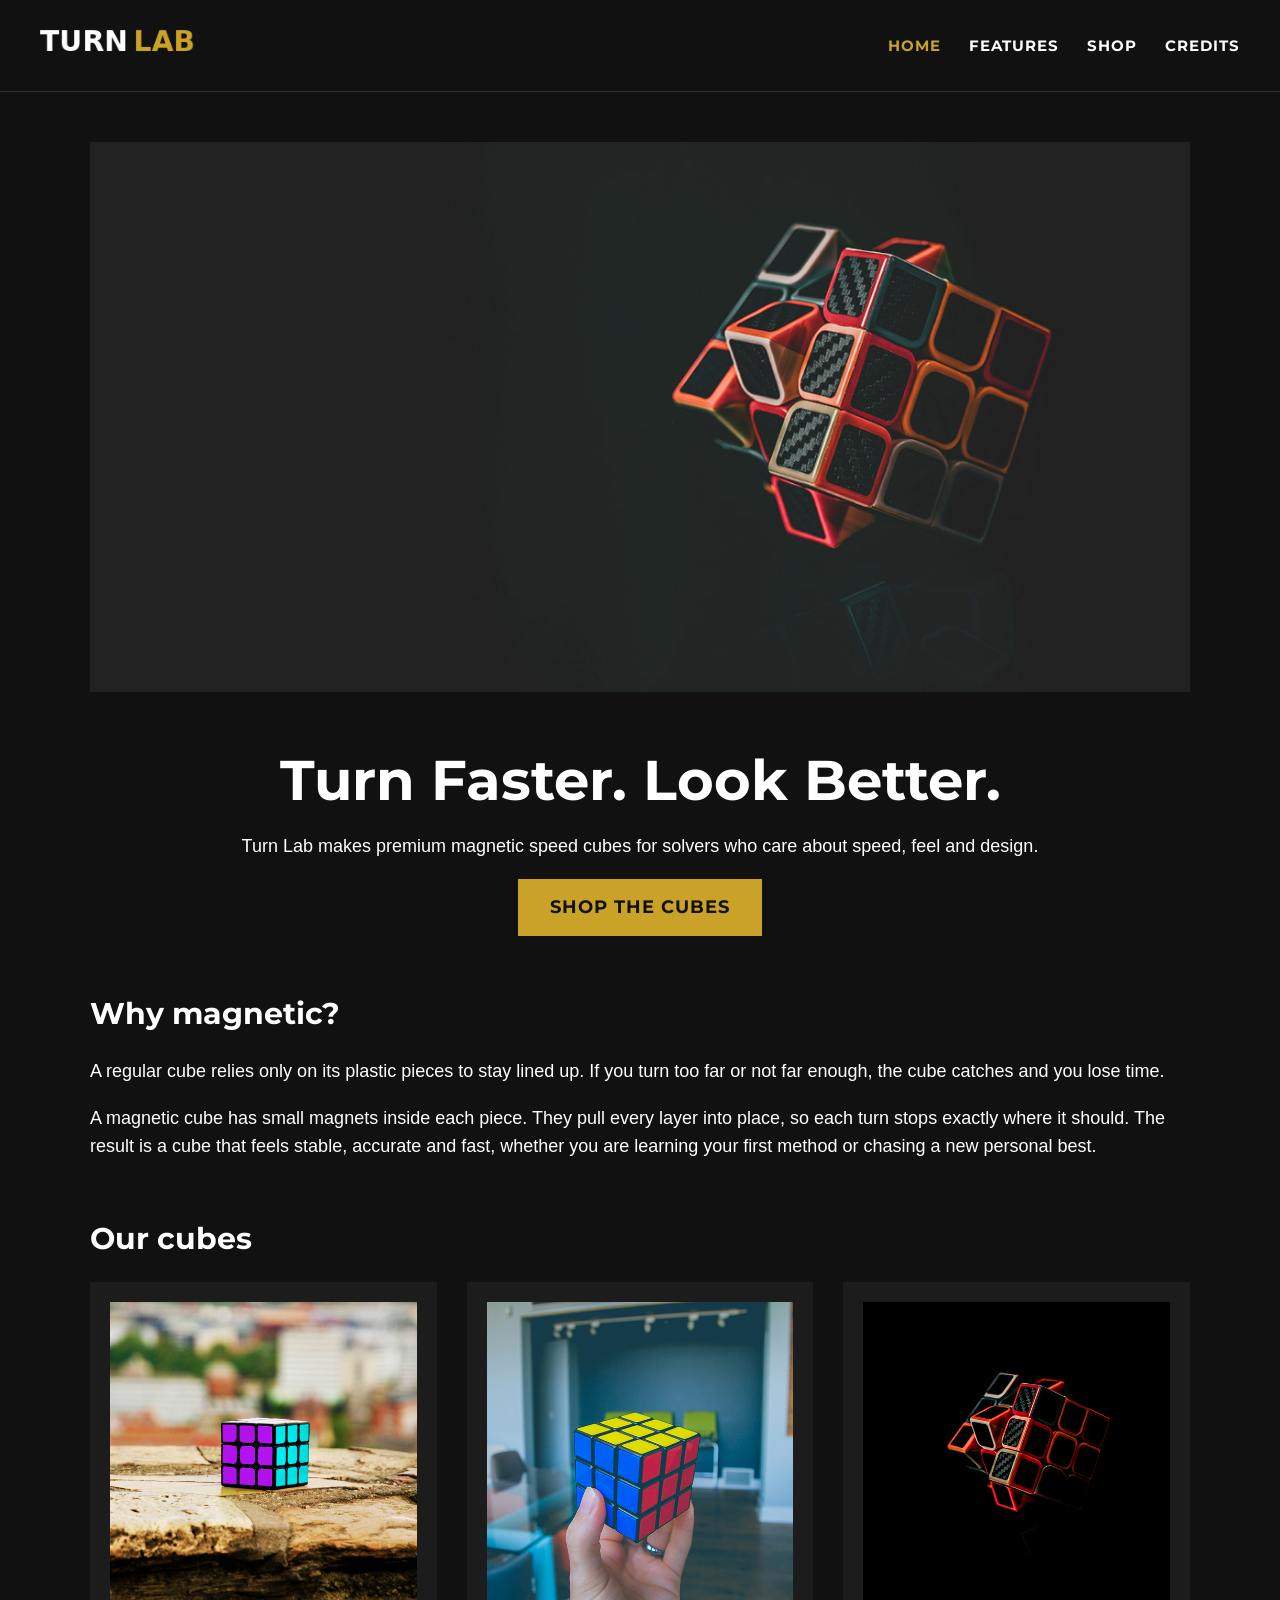
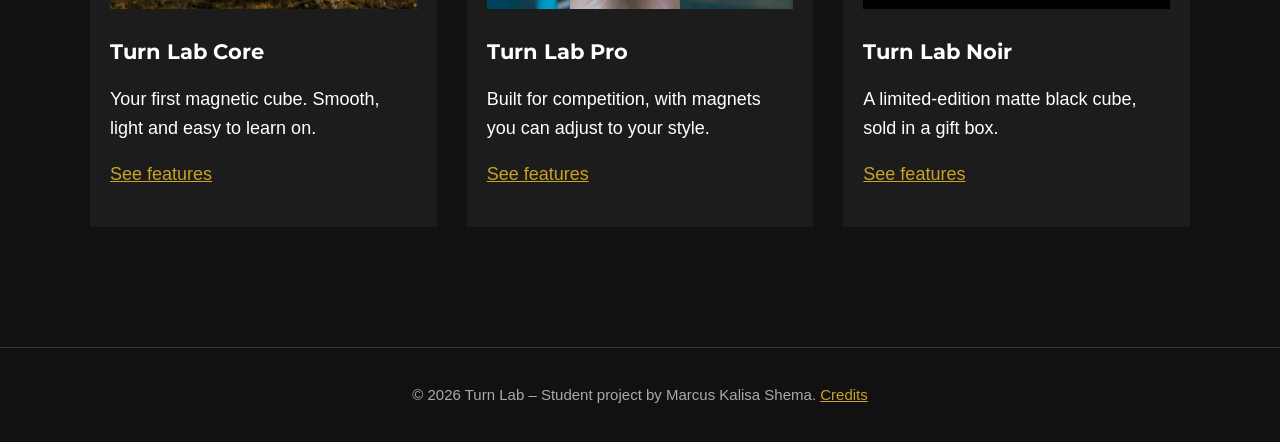
<file: index.html>
<!DOCTYPE html>
<html lang="en">
<head>
  <meta charset="UTF-8">
  <meta name="viewport" content="width=device-width, initial-scale=1.0">
  <title>Turn Lab - Premium Magnetic Speed Cubes</title>
  <link href="https://fonts.googleapis.com/css2?family=Montserrat:wght@700&display=swap" rel="stylesheet">
  <link rel="stylesheet" href="style.css">
</head>
<body>

  <header>
    <a href="index.html"><img src="logo.png" alt="Turn Lab logo" class="logo"></a>
    <nav>
      <ul>
        <li><a href="index.html" class="current">Home</a></li>
        <li><a href="features.html">Features</a></li>
        <li><a href="shop.html">Shop</a></li>
        <li><a href="credits.html">Credits</a></li>
      </ul>
    </nav>
  </header>

  <main>

    <section class="hero">
      <img src="hero-pro.jpg" alt="The Turn Lab Pro speed cube on a dark table">
      <h1>Turn Faster. Look Better.</h1>
      <p>Turn Lab makes premium magnetic speed cubes for solvers who care about speed, feel and design.</p>
      <p><a href="shop.html" class="button">Shop the cubes</a></p>
    </section>

    <section>
      <h2>Why magnetic?</h2>
      <p>A regular cube relies only on its plastic pieces to stay lined up. If you turn too far or not far enough, the cube catches and you lose time.</p>
      <p>A magnetic cube has small magnets inside each piece. They pull every layer into place, so each turn stops exactly where it should. The result is a cube that feels stable, accurate and fast, whether you are learning your first method or chasing a new personal best.</p>
    </section>

    <section>
      <h2>Our cubes</h2>
      <div class="cards">
        <article class="card">
          <img src="core.jpg" alt="Turn Lab Core, a colourful stickerless magnetic cube">
          <h3>Turn Lab Core</h3>
          <p>Your first magnetic cube. Smooth, light and easy to learn on.</p>
          <p><a href="features.html">See features</a></p>
        </article>
        <article class="card">
          <img src="pro.jpg" alt="Turn Lab Pro, a frosted stickerless competition cube">
          <h3>Turn Lab Pro</h3>
          <p>Built for competition, with magnets you can adjust to your style.</p>
          <p><a href="features.html">See features</a></p>
        </article>
        <article class="card">
          <img src="noir.jpg" alt="Turn Lab Noir, a matte black cube in a gift box">
          <h3>Turn Lab Noir</h3>
          <p>A limited-edition matte black cube, sold in a gift box.</p>
          <p><a href="features.html">See features</a></p>
        </article>
      </div>
    </section>

  </main>

  <footer>
    <p>&copy; 2026 Turn Lab &ndash; Student project by Marcus Kalisa Shema. <a href="credits.html">Credits</a></p>
  </footer>

</body>
</html>
</file>
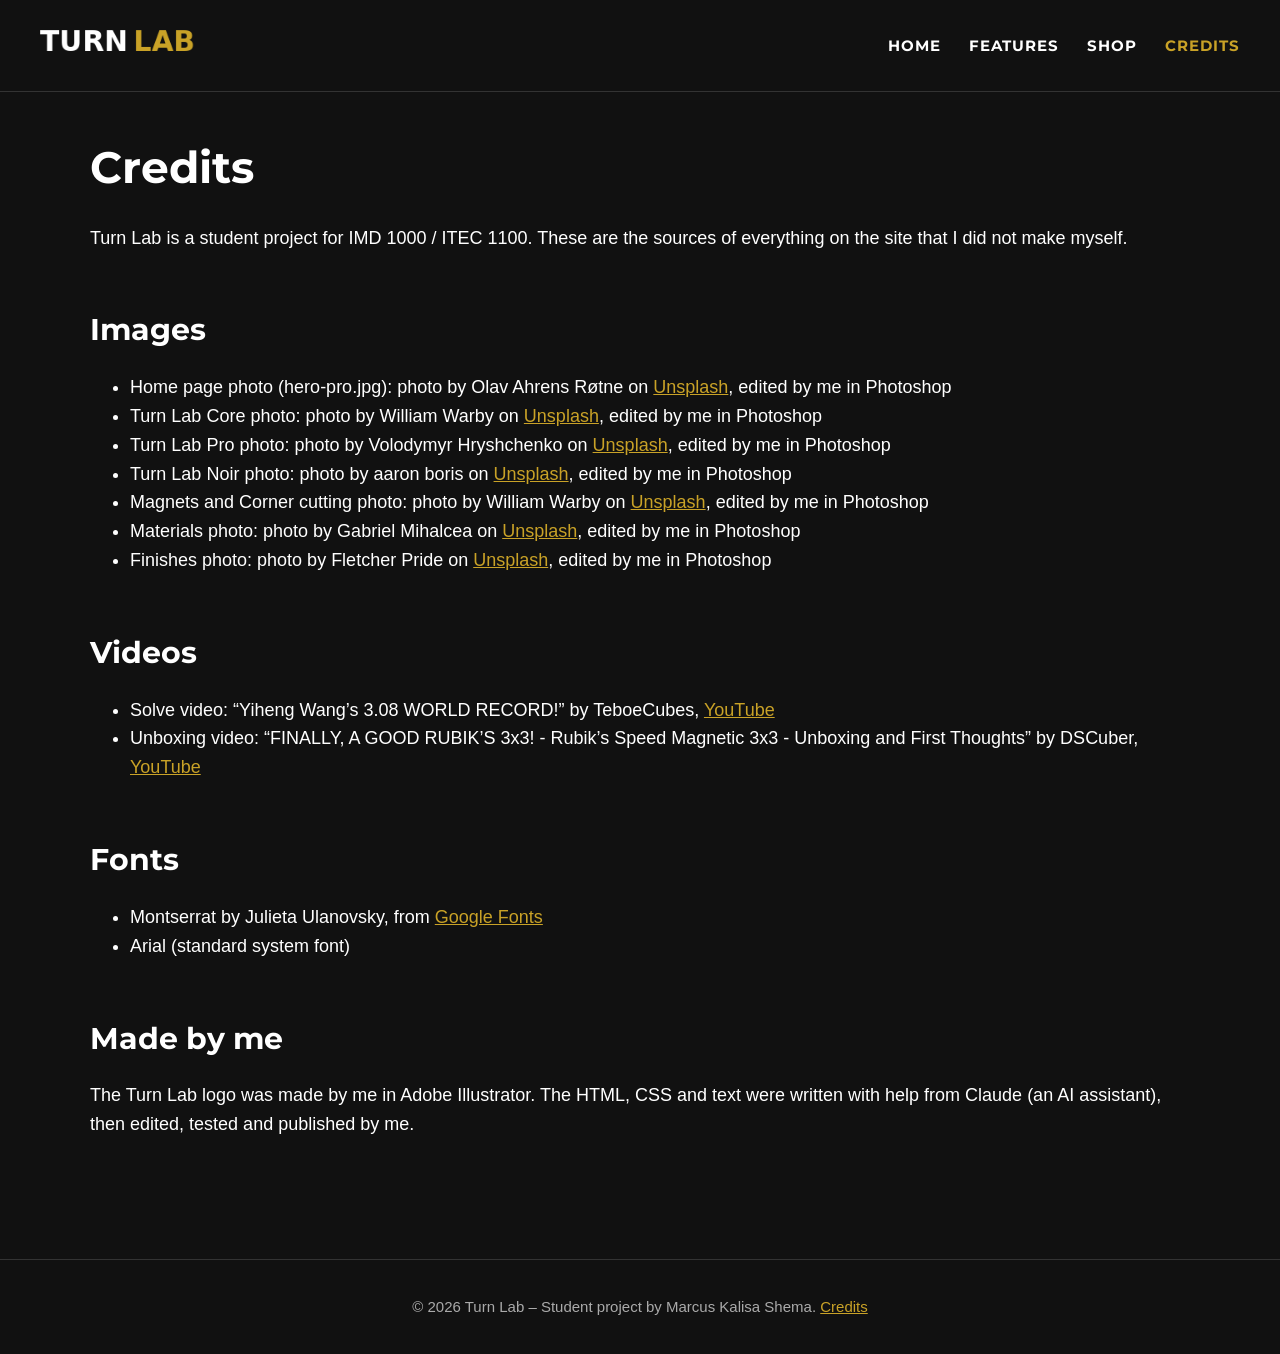
<file: credits.html>
<!DOCTYPE html>
<html lang="en">
<head>
  <meta charset="UTF-8">
  <meta name="viewport" content="width=device-width, initial-scale=1.0">
  <title>Credits - Turn Lab</title>
  <link href="https://fonts.googleapis.com/css2?family=Montserrat:wght@700&display=swap" rel="stylesheet">
  <link rel="stylesheet" href="style.css">
</head>
<body>

  <header>
    <a href="index.html"><img src="logo.png" alt="Turn Lab logo" class="logo"></a>
    <nav>
      <ul>
        <li><a href="index.html">Home</a></li>
        <li><a href="features.html">Features</a></li>
        <li><a href="shop.html">Shop</a></li>
        <li><a href="credits.html" class="current">Credits</a></li>
      </ul>
    </nav>
  </header>

  <main>

    <h1>Credits</h1>
    <p>Turn Lab is a student project for IMD 1000 / ITEC 1100. These are the sources of everything on the site that I did not make myself.</p>

    <section>
      <h2>Images</h2>
      <ul>
        <li>Home page photo (hero-pro.jpg): photo by Olav Ahrens Røtne on <a href="https://unsplash.com/photos/solved-3x3-rubiks-cube-MAEbdaFe4ps">Unsplash</a>, edited by me in Photoshop</li>
        <li>Turn Lab Core photo: photo by William Warby on <a href="https://unsplash.com/photos/a-rubik-cube-on-a-white-background-ViJ28AsHsXc">Unsplash</a>, edited by me in Photoshop</li>
        <li>Turn Lab Pro photo: photo by Volodymyr Hryshchenko on <a href="https://unsplash.com/photos/3x3-rubiks-cube-toy-inI8GnmS190">Unsplash</a>, edited by me in Photoshop</li>
        <li>Turn Lab Noir photo: photo by aaron boris on <a href="https://unsplash.com/photos/orange-and-white-square-illustration-VxbMTmtRG5Q">Unsplash</a>, edited by me in Photoshop</li>
        <li>Magnets and Corner cutting photo: photo by William Warby on <a href="https://unsplash.com/photos/a-rubik-cube-sitting-on-top-of-each-other-19eApvdDqN8">Unsplash</a>, edited by me in Photoshop</li>
        <li>Materials photo: photo by Gabriel Mihalcea on <a href="https://unsplash.com/photos/a-rubik-cube-on-a-white-background-VEM3qCAheOk">Unsplash</a>, edited by me in Photoshop</li>
        <li>Finishes photo: photo by Fletcher Pride on <a href="https://unsplash.com/photos/shallow-focus-photo-of-rubiks-cubes-liMvhbUq4Xg">Unsplash</a>, edited by me in Photoshop</li>
      </ul>
    </section>

    <section>
      <h2>Videos</h2>
      <ul>
        <li>Solve video: &ldquo;Yiheng Wang&rsquo;s 3.08 WORLD RECORD!&rdquo; by TeboeCubes, <a href="https://www.youtube.com/watch?v=Mc9ljHMqqA8">YouTube</a></li>
        <li>Unboxing video: &ldquo;FINALLY, A GOOD RUBIK&rsquo;S 3x3! - Rubik&rsquo;s Speed Magnetic 3x3 - Unboxing and First Thoughts&rdquo; by DSCuber, <a href="https://www.youtube.com/watch?v=IAHlb5trExo">YouTube</a></li>
      </ul>
    </section>

    <section>
      <h2>Fonts</h2>
      <ul>
        <li>Montserrat by Julieta Ulanovsky, from <a href="https://fonts.google.com/specimen/Montserrat">Google Fonts</a></li>
        <li>Arial (standard system font)</li>
      </ul>
    </section>

    <section>
      <h2>Made by me</h2>
      <p>The Turn Lab logo was made by me in Adobe Illustrator. The HTML, CSS and text were written with help from Claude (an AI assistant), then edited, tested and published by me.</p>
    </section>

  </main>

  <footer>
    <p>&copy; 2026 Turn Lab &ndash; Student project by Marcus Kalisa Shema. <a href="credits.html">Credits</a></p>
  </footer>

</body>
</html>
</file>
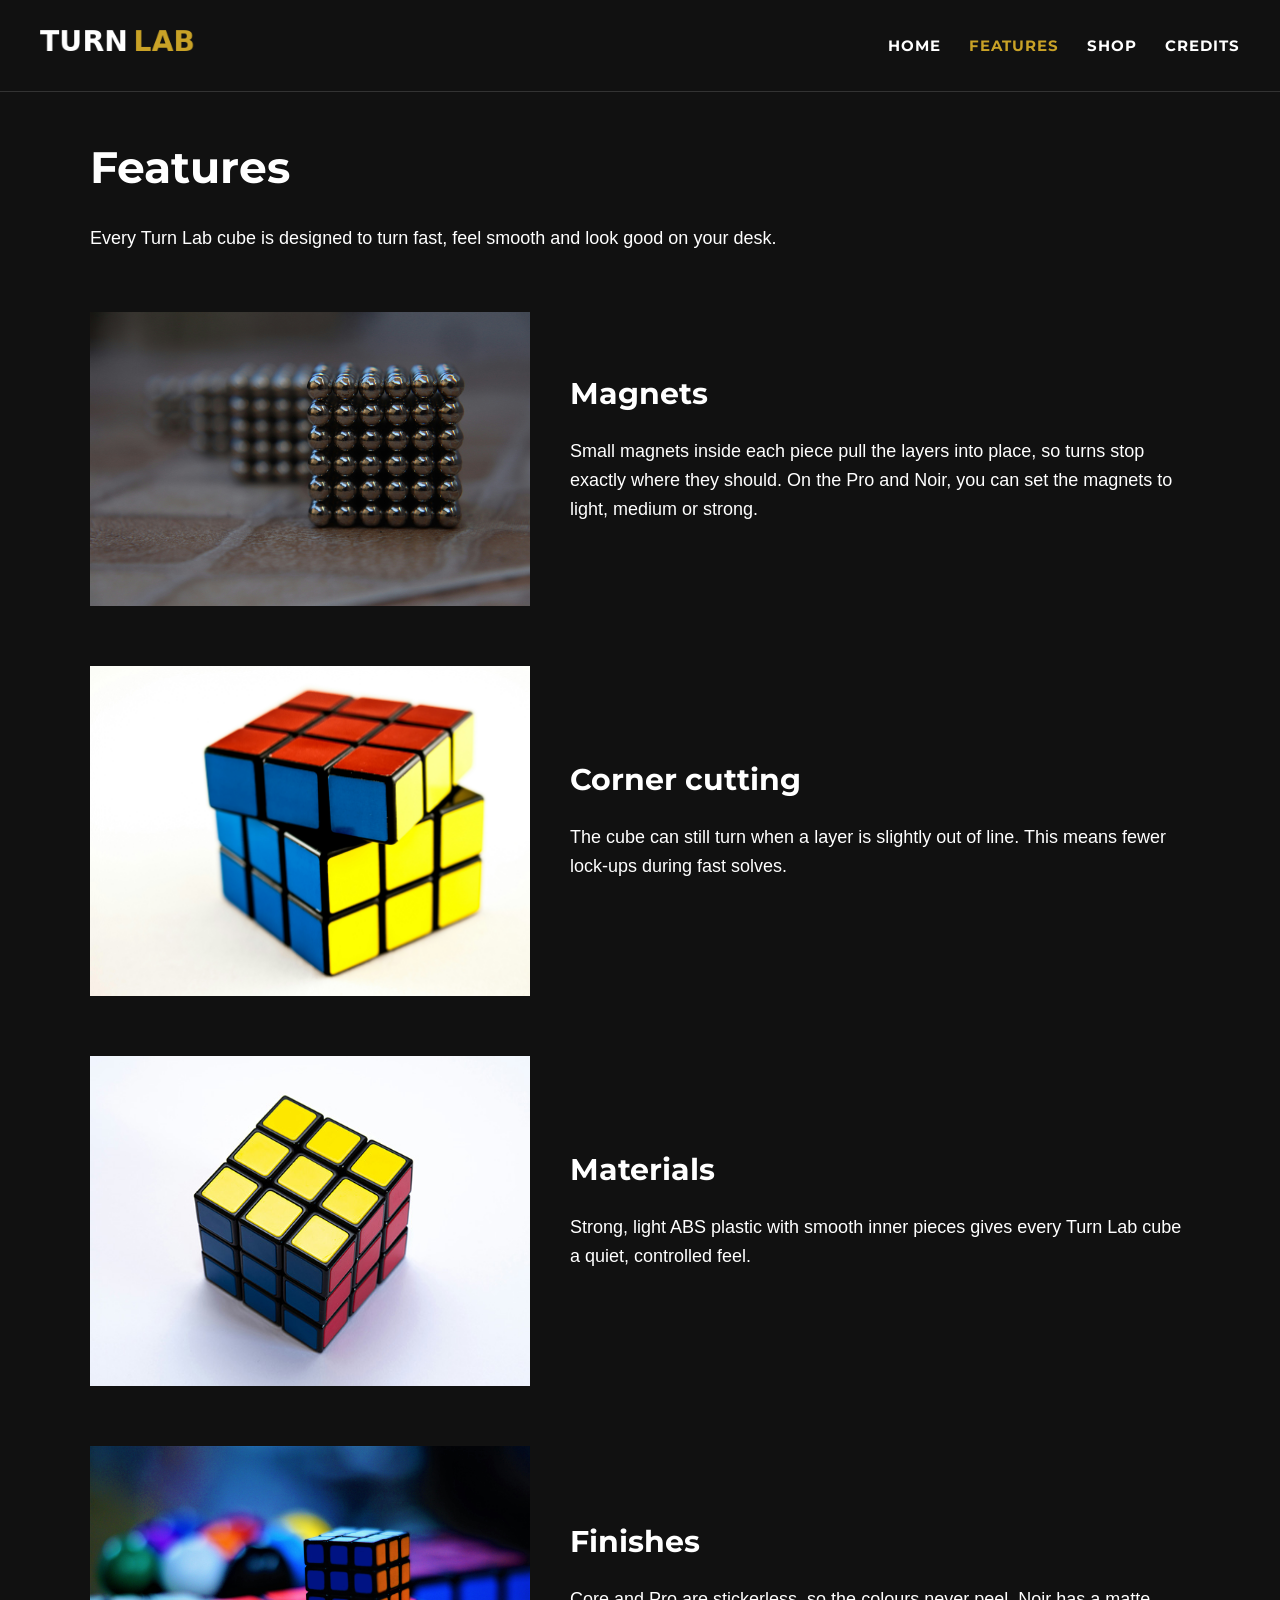
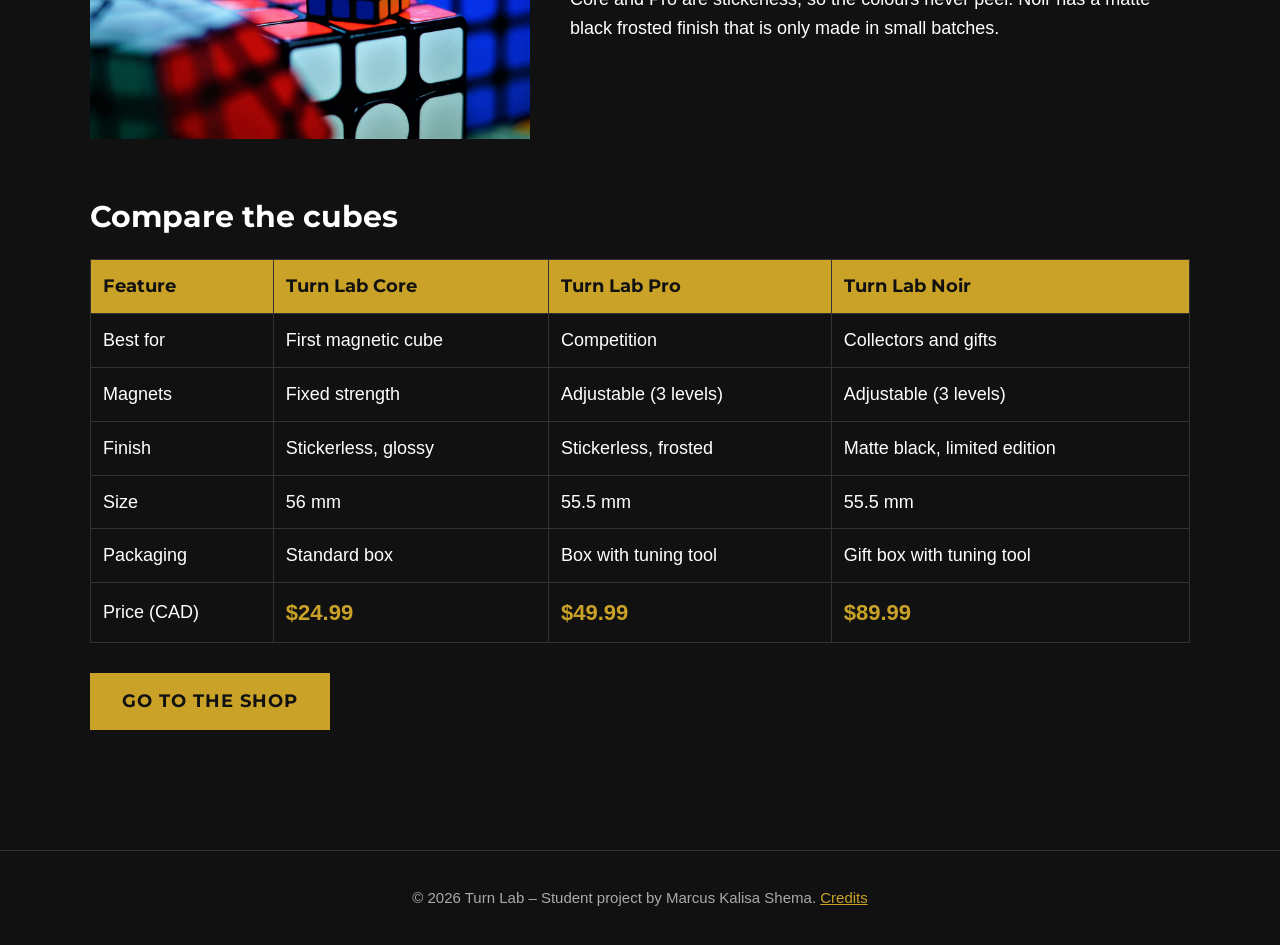
<file: features.html>
<!DOCTYPE html>
<html lang="en">
<head>
  <meta charset="UTF-8">
  <meta name="viewport" content="width=device-width, initial-scale=1.0">
  <title>Features - Turn Lab</title>
  <link href="https://fonts.googleapis.com/css2?family=Montserrat:wght@700&display=swap" rel="stylesheet">
  <link rel="stylesheet" href="style.css">
</head>
<body>

  <header>
    <a href="index.html"><img src="logo.png" alt="Turn Lab logo" class="logo"></a>
    <nav>
      <ul>
        <li><a href="index.html">Home</a></li>
        <li><a href="features.html" class="current">Features</a></li>
        <li><a href="shop.html">Shop</a></li>
        <li><a href="credits.html">Credits</a></li>
      </ul>
    </nav>
  </header>

  <main>

    <h1>Features</h1>
    <p>Every Turn Lab cube is designed to turn fast, feel smooth and look good on your desk.</p>

    <section class="feature">
      <img src="diagram-magnets.jpg" alt="A stack of speed cubes, photographed close up">
      <div>
        <h2>Magnets</h2>
        <p>Small magnets inside each piece pull the layers into place, so turns stop exactly where they should. On the Pro and Noir, you can set the magnets to light, medium or strong.</p>
      </div>
    </section>

    <section class="feature">
      <img src="diagram-corner-cutting.jpg" alt="A stack of speed cubes, photographed close up">
      <div>
        <h2>Corner cutting</h2>
        <p>The cube can still turn when a layer is slightly out of line. This means fewer lock-ups during fast solves.</p>
      </div>
    </section>

    <section class="feature">
      <img src="materials.jpg" alt="A Rubik's cube on a white background">
      <div>
        <h2>Materials</h2>
        <p>Strong, light ABS plastic with smooth inner pieces gives every Turn Lab cube a quiet, controlled feel.</p>
      </div>
    </section>

    <section class="feature">
      <img src="finishes.jpg" alt="Several Rubik's cubes in shallow focus">
      <div>
        <h2>Finishes</h2>
        <p>Core and Pro are stickerless, so the colours never peel. Noir has a matte black frosted finish that is only made in small batches.</p>
      </div>
    </section>

    <section>
      <h2>Compare the cubes</h2>
      <table>
        <tr>
          <th>Feature</th>
          <th>Turn Lab Core</th>
          <th>Turn Lab Pro</th>
          <th>Turn Lab Noir</th>
        </tr>
        <tr>
          <td>Best for</td>
          <td>First magnetic cube</td>
          <td>Competition</td>
          <td>Collectors and gifts</td>
        </tr>
        <tr>
          <td>Magnets</td>
          <td>Fixed strength</td>
          <td>Adjustable (3 levels)</td>
          <td>Adjustable (3 levels)</td>
        </tr>
        <tr>
          <td>Finish</td>
          <td>Stickerless, glossy</td>
          <td>Stickerless, frosted</td>
          <td>Matte black, limited edition</td>
        </tr>
        <tr>
          <td>Size</td>
          <td>56 mm</td>
          <td>55.5 mm</td>
          <td>55.5 mm</td>
        </tr>
        <tr>
          <td>Packaging</td>
          <td>Standard box</td>
          <td>Box with tuning tool</td>
          <td>Gift box with tuning tool</td>
        </tr>
        <tr>
          <td>Price (CAD)</td>
          <td class="price">$24.99</td>
          <td class="price">$49.99</td>
          <td class="price">$89.99</td>
        </tr>
      </table>
      <p><a href="shop.html" class="button">Go to the shop</a></p>
    </section>

  </main>

  <footer>
    <p>&copy; 2026 Turn Lab &ndash; Student project by Marcus Kalisa Shema. <a href="credits.html">Credits</a></p>
  </footer>

</body>
</html>
</file>
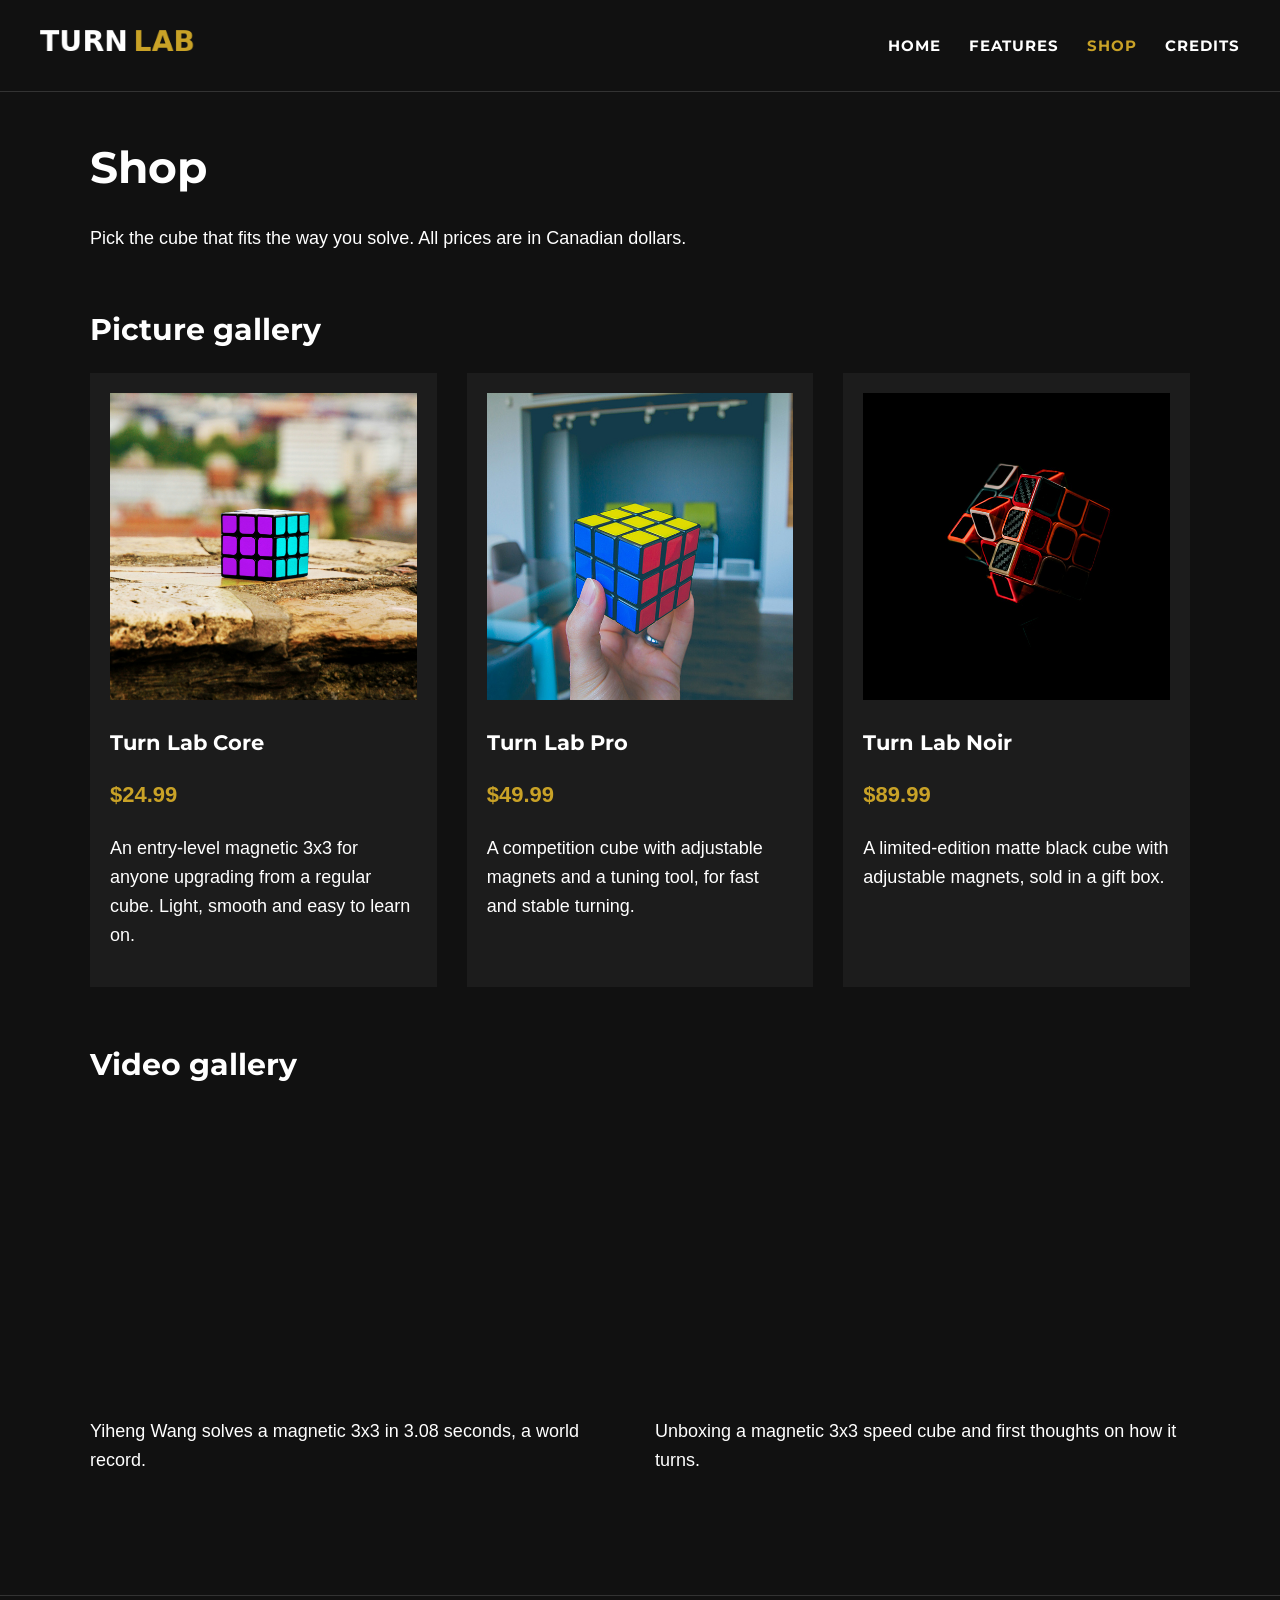
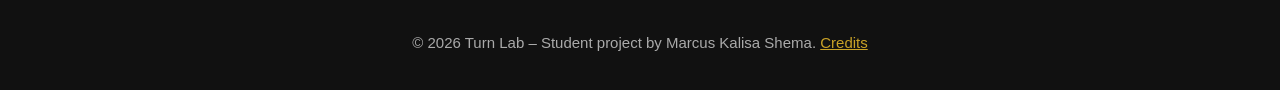
<file: shop.html>
<!DOCTYPE html>
<html lang="en">
<head>
  <meta charset="UTF-8">
  <meta name="viewport" content="width=device-width, initial-scale=1.0">
  <title>Shop - Turn Lab</title>
  <link href="https://fonts.googleapis.com/css2?family=Montserrat:wght@700&display=swap" rel="stylesheet">
  <link rel="stylesheet" href="style.css">
</head>
<body>

  <header>
    <a href="index.html"><img src="logo.png" alt="Turn Lab logo" class="logo"></a>
    <nav>
      <ul>
        <li><a href="index.html">Home</a></li>
        <li><a href="features.html">Features</a></li>
        <li><a href="shop.html" class="current">Shop</a></li>
        <li><a href="credits.html">Credits</a></li>
      </ul>
    </nav>
  </header>

  <main>

    <h1>Shop</h1>
    <p>Pick the cube that fits the way you solve. All prices are in Canadian dollars.</p>

    <section>
      <h2>Picture gallery</h2>
      <div class="cards">
        <article class="card">
          <img src="core.jpg" alt="Turn Lab Core, a colourful stickerless magnetic cube">
          <h3>Turn Lab Core</h3>
          <p class="price">$24.99</p>
          <p>An entry-level magnetic 3x3 for anyone upgrading from a regular cube. Light, smooth and easy to learn on.</p>
        </article>
        <article class="card">
          <img src="pro.jpg" alt="Turn Lab Pro, a frosted stickerless competition cube">
          <h3>Turn Lab Pro</h3>
          <p class="price">$49.99</p>
          <p>A competition cube with adjustable magnets and a tuning tool, for fast and stable turning.</p>
        </article>
        <article class="card">
          <img src="noir.jpg" alt="Turn Lab Noir, a matte black cube in a gift box">
          <h3>Turn Lab Noir</h3>
          <p class="price">$89.99</p>
          <p>A limited-edition matte black cube with adjustable magnets, sold in a gift box.</p>
        </article>
      </div>
    </section>

    <section>
      <h2>Video gallery</h2>
      <div class="videos">
        <figure>
          <iframe src="https://www.youtube.com/embed/Mc9ljHMqqA8" title="Yiheng Wang's 3.08 world record solve" allow="accelerometer; autoplay; clipboard-write; encrypted-media; gyroscope; picture-in-picture; web-share" referrerpolicy="strict-origin-when-cross-origin" allowfullscreen></iframe>
          <figcaption>Yiheng Wang solves a magnetic 3x3 in 3.08 seconds, a world record.</figcaption>
        </figure>
        <figure>
          <iframe src="https://www.youtube.com/embed/IAHlb5trExo" title="Rubik's Speed Magnetic 3x3 unboxing" allow="accelerometer; autoplay; clipboard-write; encrypted-media; gyroscope; picture-in-picture; web-share" referrerpolicy="strict-origin-when-cross-origin" allowfullscreen></iframe>
          <figcaption>Unboxing a magnetic 3x3 speed cube and first thoughts on how it turns.</figcaption>
        </figure>
      </div>
    </section>

  </main>

  <footer>
    <p>&copy; 2026 Turn Lab &ndash; Student project by Marcus Kalisa Shema. <a href="credits.html">Credits</a></p>
  </footer>

</body>
</html>
</file>
<file: style.css>
/* Turn Lab - style.css
   Colours: black #111111, white #FFFFFF, gold #C9A227
   Fonts: Montserrat (headings), Arial (body) */

body {
  margin: 0;
  background-color: #111111;
  color: #FFFFFF;
  font-family: Arial, Helvetica, sans-serif;
  font-size: 18px;
  line-height: 1.6;
}

h1, h2, h3 {
  font-family: 'Montserrat', Arial, sans-serif;
  font-weight: 700;
  line-height: 1.2;
}

h1 {
  font-size: 44px;
}

h2 {
  font-size: 30px;
  margin-top: 0;
}

a {
  color: #C9A227;
}

img {
  max-width: 100%;
  height: auto;
}

/* Header and menu */

header {
  display: flex;
  justify-content: space-between;
  align-items: center;
  flex-wrap: wrap;
  padding: 16px 40px;
  border-bottom: 1px solid #333333;
}

.logo {
  height: 50px;
  width: auto;
}

nav ul {
  list-style: none;
  margin: 0;
  padding: 0;
  display: flex;
  gap: 28px;
}

nav a {
  color: #FFFFFF;
  text-decoration: none;
  font-family: 'Montserrat', Arial, sans-serif;
  font-weight: 700;
  text-transform: uppercase;
  font-size: 15px;
  letter-spacing: 1px;
}

nav a:hover,
nav a.current {
  color: #C9A227;
}

/* Main content */

main {
  max-width: 1100px;
  margin: 0 auto;
  padding: 20px 40px 60px;
}

section {
  margin: 60px 0;
}

.button {
  display: inline-block;
  background-color: #C9A227;
  color: #111111;
  padding: 14px 32px;
  text-decoration: none;
  font-family: 'Montserrat', Arial, sans-serif;
  font-weight: 700;
  text-transform: uppercase;
  letter-spacing: 1px;
}

.button:hover {
  background-color: #FFFFFF;
}

/* Home page hero */

.hero {
  text-align: center;
  margin-top: 30px;
}

.hero img {
  width: 100%;
}

.hero h1 {
  font-size: 56px;
  margin-bottom: 10px;
}

/* Product cards (Home and Shop) */

.cards {
  display: flex;
  gap: 30px;
  flex-wrap: wrap;
}

.card {
  flex: 1;
  min-width: 250px;
  background-color: #1C1C1C;
  padding: 20px;
}

.card img {
  width: 100%;
}

.price {
  color: #C9A227;
  font-weight: bold;
  font-size: 22px;
}

/* Features page */

.feature {
  display: flex;
  gap: 40px;
  align-items: center;
}

.feature img {
  width: 40%;
}

/* Comparison table */

table {
  width: 100%;
  border-collapse: collapse;
  margin-bottom: 30px;
}

th, td {
  border: 1px solid #333333;
  padding: 12px;
  text-align: left;
}

th {
  background-color: #C9A227;
  color: #111111;
  font-family: 'Montserrat', Arial, sans-serif;
}

/* Videos */

.videos {
  display: flex;
  gap: 30px;
  flex-wrap: wrap;
}

.videos figure {
  flex: 1;
  min-width: 300px;
  margin: 0;
}

.videos iframe {
  width: 100%;
  height: 300px;
  border: none;
}

/* Footer */

footer {
  border-top: 1px solid #333333;
  padding: 20px 40px;
  text-align: center;
  font-size: 15px;
  color: #AAAAAA;
}

/* Small screens */

@media (max-width: 700px) {
  header, main {
    padding-left: 16px;
    padding-right: 16px;
  }
  .feature {
    flex-direction: column;
  }
  .feature img {
    width: 100%;
  }
  .hero h1 {
    font-size: 38px;
  }
  nav ul {
    gap: 18px;
  }
  table {
    font-size: 14px;
  }
  th, td {
    padding: 6px;
  }
}
</file>
